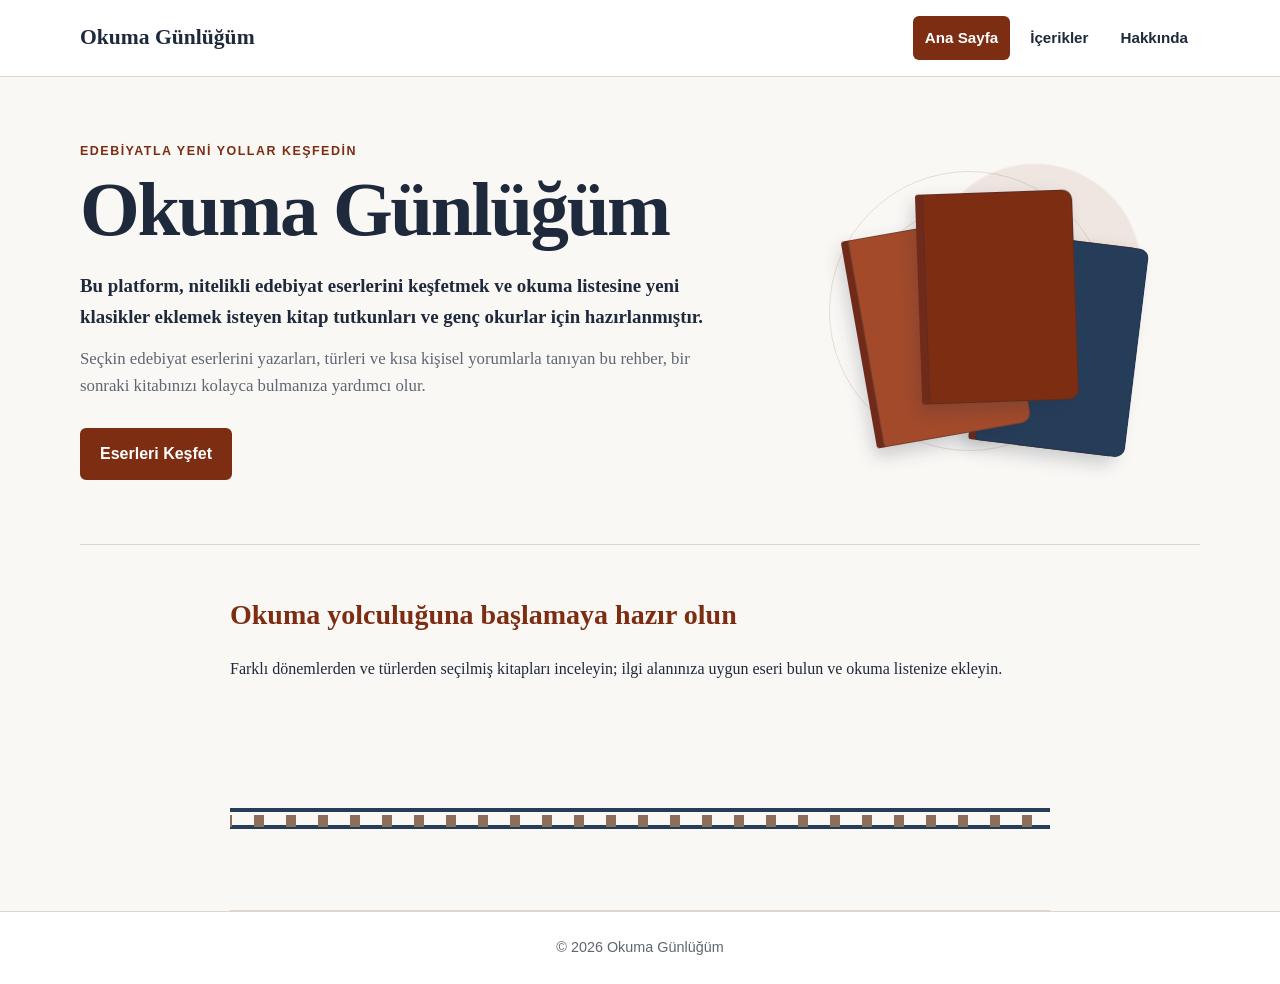
<file: index.html>
<!DOCTYPE html>
<html lang="tr">
<head>
  <meta charset="UTF-8">
  <meta name="viewport" content="width=device-width, initial-scale=1.0">
  <meta name="description" content="Okuma Günlüğüm; edebiyat eserlerini keşfetmek isteyen okurlar için kısa kitap rehberi.">
  <title>Okuma Günlüğüm | Ana Sayfa</title>
  <link rel="stylesheet" href="style.css">
</head>
<body>
  <header class="site-header">
    <nav class="main-nav" aria-label="Ana navigasyon">
      <a class="brand" href="index.html">Okuma Günlüğüm</a>
      <ul class="nav-list">
        <li><a href="index.html" aria-current="page">Ana Sayfa</a></li>
        <li><a href="icerikler.html">İçerikler</a></li>
        <li><a href="hakkinda.html">Hakkında</a></li>
      </ul>
    </nav>
  </header>

  <main>
    <section class="hero home-hero" aria-labelledby="hero-title">
      <div class="hero-content">
        <p class="eyebrow">Edebiyatla yeni yollar keşfedin</p>
        <h1 id="hero-title">Okuma Günlüğüm</h1>
        <p class="hero-target">Bu platform, nitelikli edebiyat eserlerini keşfetmek ve okuma listesine yeni klasikler eklemek isteyen kitap tutkunları ve genç okurlar için hazırlanmıştır.</p>
        <p class="hero-description">Seçkin edebiyat eserlerini yazarları, türleri ve kısa kişisel yorumlarla tanıyan bu rehber, bir sonraki kitabınızı kolayca bulmanıza yardımcı olur.</p>
        <a class="primary-button" href="icerikler.html">Eserleri Keşfet</a>
      </div>
      <div class="book-stage" aria-label="Birbirinden farklı kitapların bulunduğu görsel">
        <div class="book-orbit book-orbit-one"></div>
        <div class="book-orbit book-orbit-two"></div>
        <div class="book-stack">
          <div class="floating-book floating-book-one" aria-hidden="true">
            <span>1984</span>
          </div>
          <div class="floating-book floating-book-two" aria-hidden="true">
            <span>SUÇ<br>VE CEZA</span>
          </div>
          <div class="floating-book floating-book-three" aria-hidden="true">
            <span>SİMYACI</span>
          </div>
        </div>
      </div>
    </section>

    <section class="intro-section" aria-labelledby="intro-title">
      <h2 id="intro-title">Okuma yolculuğuna başlamaya hazır olun</h2>
      <p>Farklı dönemlerden ve türlerden seçilmiş kitapları inceleyin; ilgi alanınıza uygun eseri bulun ve okuma listenize ekleyin.</p>
      <div class="reading-train" aria-label="Köprüden geçen hareketli tren manzarası">
        <div class="moving-track" aria-hidden="true">
          <span class="track-rail track-rail-top"></span>
          <span class="track-rail track-rail-bottom"></span>
          <span class="track-ties"></span>
        </div>
        <div class="moving-train" aria-hidden="true">
          <div class="train-carriages">
            <span class="carriage carriage-one"><i></i><i></i><i></i></span>
            <span class="carriage carriage-two"><i></i><i></i></span>
          </div>
          <div class="train-locomotive">
            <span class="locomotive-cab"></span>
            <span class="locomotive-window"></span>
            <span class="locomotive-boiler"></span>
            <span class="locomotive-front"></span>
            <span class="locomotive-stack"></span>
          </div>
          <div class="locomotive-wheels">
            <span class="train-wheel wheel-left"></span>
            <span class="train-wheel wheel-center"></span>
            <span class="train-wheel wheel-right"></span>
          </div>
        </div>
      </div>
    </section>
  </main>

  <footer class="site-footer">
    <p>&copy; 2026 Okuma Günlüğüm</p>
  </footer>
</body>
</html>
</file>
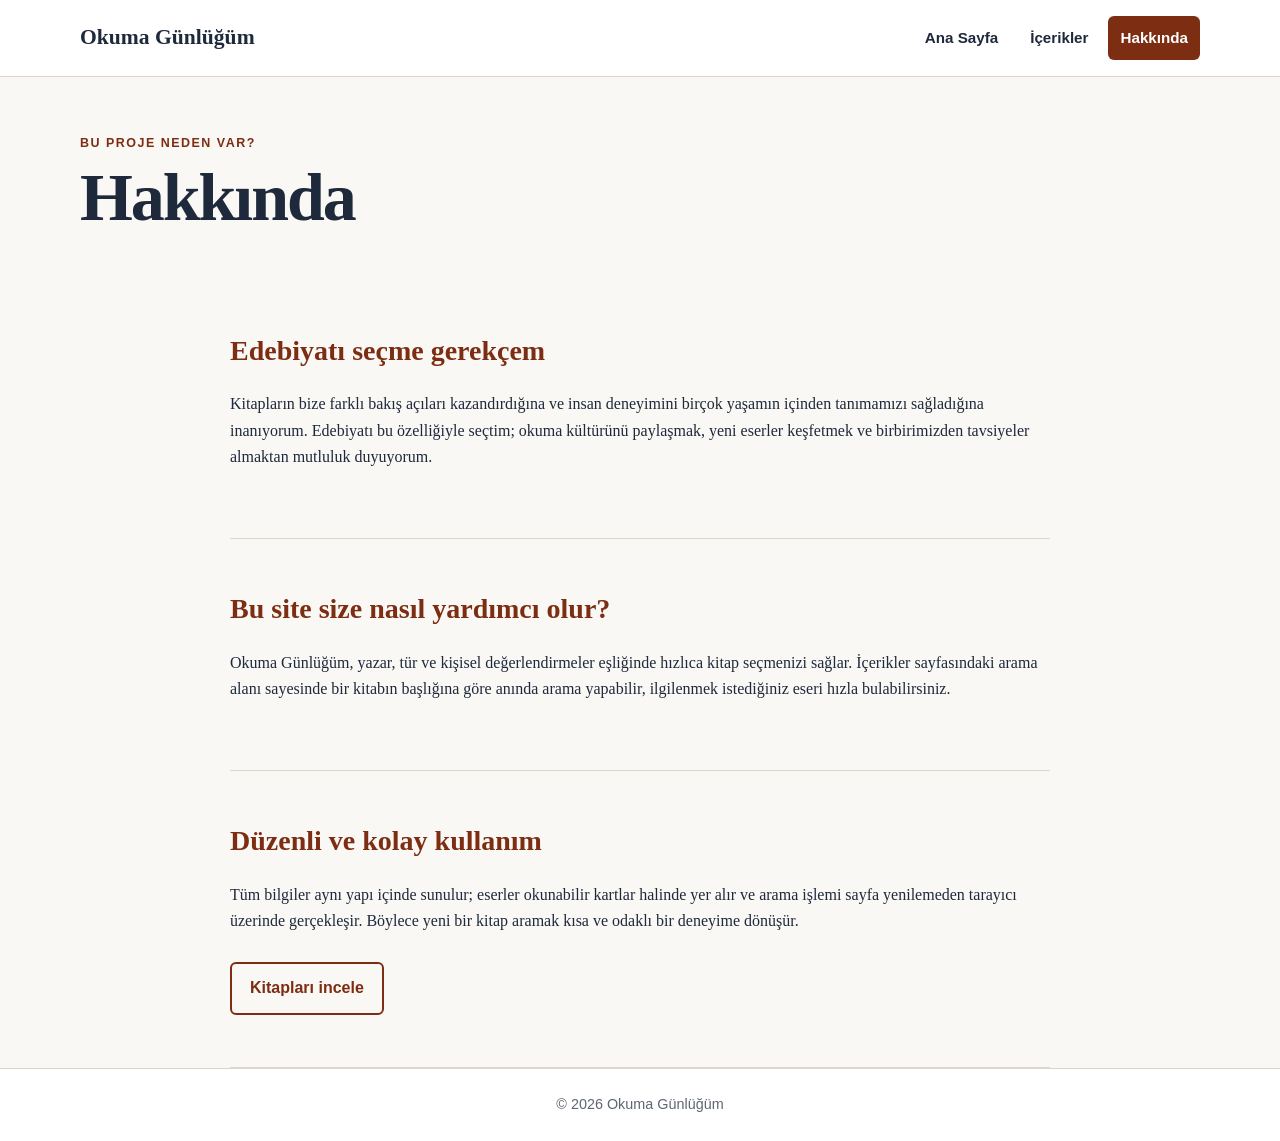
<file: hakkinda.html>
<!DOCTYPE html>
<html lang="tr">
<head>
  <meta charset="UTF-8">
  <meta name="viewport" content="width=device-width, initial-scale=1.0">
  <meta name="description" content="Okuma Günlüğüm projesinin amacı ve ziyaretçilere sunduğu kolaylıklar.">
  <title>Okuma Günlüğüm | Hakkında</title>
  <link rel="stylesheet" href="style.css">
</head>
<body>
  <header class="site-header">
    <nav class="main-nav" aria-label="Ana navigasyon">
      <a class="brand" href="index.html">Okuma Günlüğüm</a>
      <ul class="nav-list">
        <li><a href="index.html">Ana Sayfa</a></li>
        <li><a href="icerikler.html">İçerikler</a></li>
        <li><a href="hakkinda.html" aria-current="page">Hakkında</a></li>
      </ul>
    </nav>
  </header>

  <main>
    <section class="page-heading" aria-labelledby="about-title">
      <p class="eyebrow">Bu proje neden var?</p>
      <h1 id="about-title">Hakkında</h1>
    </section>

    <section class="info-section" aria-labelledby="reason-title">
      <h2 id="reason-title">Edebiyatı seçme gerekçem</h2>
      <p>Kitapların bize farklı bakış açıları kazandırdığına ve insan deneyimini birçok yaşamın içinden tanımamızı sağladığına inanıyorum. Edebiyatı bu özelliğiyle seçtim; okuma kültürünü paylaşmak, yeni eserler keşfetmek ve birbirimizden tavsiyeler almaktan mutluluk duyuyorum.</p>
    </section>

    <section class="info-section" aria-labelledby="benefit-title">
      <h2 id="benefit-title">Bu site size nasıl yardımcı olur?</h2>
      <p>Okuma Günlüğüm, yazar, tür ve kişisel değerlendirmeler eşliğinde hızlıca kitap seçmenizi sağlar. İçerikler sayfasındaki arama alanı sayesinde bir kitabın başlığına göre anında arama yapabilir, ilgilenmek istediğiniz eseri hızla bulabilirsiniz.</p>
    </section>

    <section class="info-section" aria-labelledby="method-title">
      <h2 id="method-title">Düzenli ve kolay kullanım</h2>
      <p>Tüm bilgiler aynı yapı içinde sunulur; eserler okunabilir kartlar halinde yer alır ve arama işlemi sayfa yenilemeden tarayıcı üzerinde gerçekleşir. Böylece yeni bir kitap aramak kısa ve odaklı bir deneyime dönüşür.</p>
      <a class="secondary-button" href="icerikler.html">Kitapları incele</a>
    </section>
  </main>

  <footer class="site-footer">
    <p>&copy; 2026 Okuma Günlüğüm</p>
  </footer>
</body>
</html>
</file>
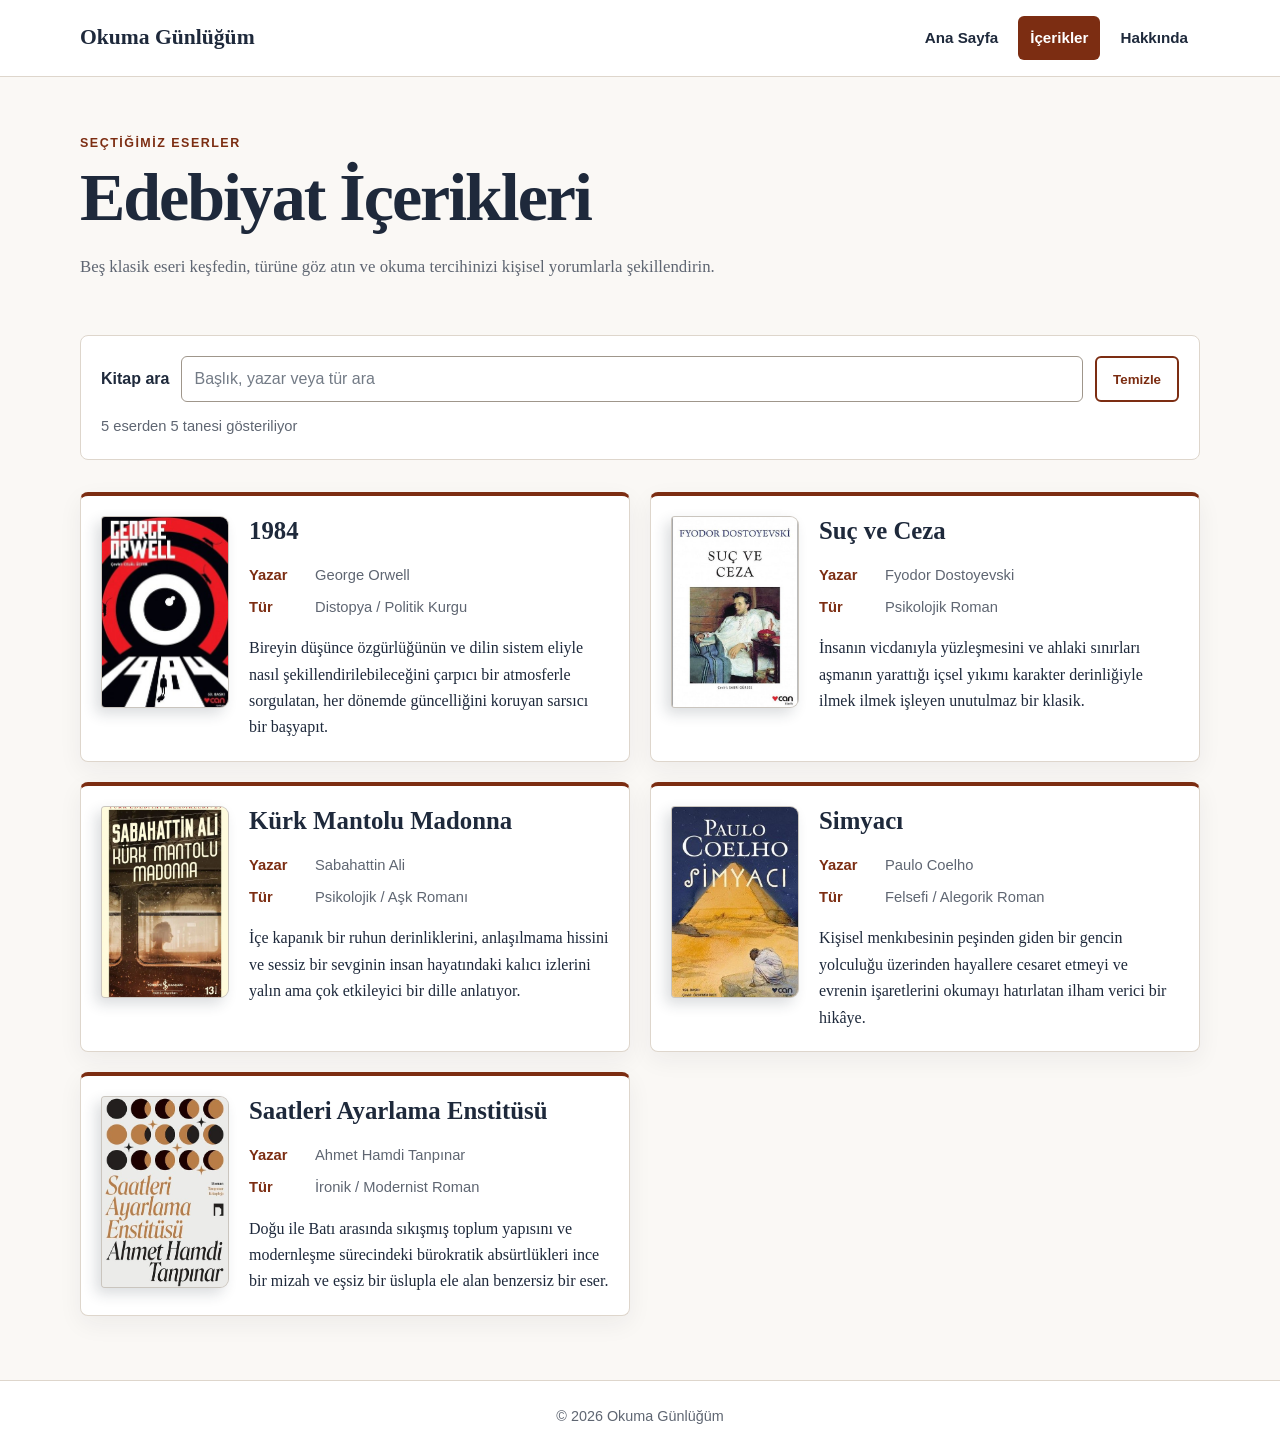
<file: icerikler.html>
<!DOCTYPE html>
<html lang="tr">
<head>
  <meta charset="UTF-8">
  <meta name="viewport" content="width=device-width, initial-scale=1.0">
  <meta name="description" content="Okuma Günlüğüm'ün edebiyat eserleri, yazarları, türleri ve kişisel yorumları.">
  <title>Okuma Günlüğüm | İçerikler</title>
  <link rel="stylesheet" href="style.css">
</head>
<body>
  <header class="site-header">
    <nav class="main-nav" aria-label="Ana navigasyon">
      <a class="brand" href="index.html">Okuma Günlüğüm</a>
      <ul class="nav-list">
        <li><a href="index.html">Ana Sayfa</a></li>
        <li><a href="icerikler.html" aria-current="page">İçerikler</a></li>
        <li><a href="hakkinda.html">Hakkında</a></li>
      </ul>
    </nav>
  </header>

  <main>
    <section class="page-heading" aria-labelledby="contents-title">
      <p class="eyebrow">Seçtiğimiz eserler</p>
      <h1 id="contents-title">Edebiyat İçerikleri</h1>
      <p>Beş klasik eseri keşfedin, türüne göz atın ve okuma tercihinizi kişisel yorumlarla şekillendirin.</p>
    </section>

    <section class="search-section" aria-label="Kitap arama">
      <div class="search-controls">
        <label for="search-input">Kitap ara</label>
        <input type="text" id="search-input" name="search" placeholder="Başlık, yazar veya tür ara">
        <button type="button" id="clear-btn">Temizle</button>
      </div>
      <p id="result-count" class="result-count" aria-live="polite">5 eser gösteriliyor</p>
      <p id="no-results" class="no-results" role="status" hidden>Aradığınız kitap başlığıyla eşleşen bir eser bulunamadı.</p>
    </section>

    <section class="card-grid" aria-label="Edebiyat eserleri">
      <article class="card">
        <div class="card-cover">
          <img src="assets/1984.jpg" alt="1984 kitabının kapağı">
        </div>
        <div class="card-content">
          <h2 class="card-title">1984</h2>
          <dl class="book-meta">
            <div><dt>Yazar</dt><dd>George Orwell</dd></div>
            <div><dt>Tür</dt><dd>Distopya / Politik Kurgu</dd></div>
          </dl>
          <p class="book-comment">Bireyin düşünce özgürlüğünün ve dilin sistem eliyle nasıl şekillendirilebileceğini çarpıcı bir atmosferle sorgulatan, her dönemde güncelliğini koruyan sarsıcı bir başyapıt.</p>
        </div>
      </article>

      <article class="card">
        <div class="card-cover">
          <img src="assets/suc-ve-ceza.jpg" alt="Suç ve Ceza kitabının kapağı">
        </div>
        <div class="card-content">
          <h2 class="card-title">Suç ve Ceza</h2>
          <dl class="book-meta">
            <div><dt>Yazar</dt><dd>Fyodor Dostoyevski</dd></div>
            <div><dt>Tür</dt><dd>Psikolojik Roman</dd></div>
          </dl>
          <p class="book-comment">İnsanın vicdanıyla yüzleşmesini ve ahlaki sınırları aşmanın yarattığı içsel yıkımı karakter derinliğiyle ilmek ilmek işleyen unutulmaz bir klasik.</p>
        </div>
      </article>

      <article class="card">
        <div class="card-cover">
          <img src="assets/kurk-mantolu-madonna.webp" alt="Kürk Mantolu Madonna kitabının kapağı">
        </div>
        <div class="card-content">
          <h2 class="card-title">Kürk Mantolu Madonna</h2>
          <dl class="book-meta">
            <div><dt>Yazar</dt><dd>Sabahattin Ali</dd></div>
            <div><dt>Tür</dt><dd>Psikolojik / Aşk Romanı</dd></div>
          </dl>
          <p class="book-comment">İçe kapanık bir ruhun derinliklerini, anlaşılmama hissini ve sessiz bir sevginin insan hayatındaki kalıcı izlerini yalın ama çok etkileyici bir dille anlatıyor.</p>
        </div>
      </article>

      <article class="card">
        <div class="card-cover">
          <img src="assets/simyaci.jpg" alt="Simyacı kitabının kapağı">
        </div>
        <div class="card-content">
          <h2 class="card-title">Simyacı</h2>
          <dl class="book-meta">
            <div><dt>Yazar</dt><dd>Paulo Coelho</dd></div>
            <div><dt>Tür</dt><dd>Felsefi / Alegorik Roman</dd></div>
          </dl>
          <p class="book-comment">Kişisel menkıbesinin peşinden giden bir gencin yolculuğu üzerinden hayallere cesaret etmeyi ve evrenin işaretlerini okumayı hatırlatan ilham verici bir hikâye.</p>
        </div>
      </article>

      <article class="card">
        <div class="card-cover">
          <img src="assets/saatleri-ayarlama-enstitusu.jpg" alt="Saatleri Ayarlama Enstitüsü kitabının kapağı">
        </div>
        <div class="card-content">
          <h2 class="card-title">Saatleri Ayarlama Enstitüsü</h2>
          <dl class="book-meta">
            <div><dt>Yazar</dt><dd>Ahmet Hamdi Tanpınar</dd></div>
            <div><dt>Tür</dt><dd>İronik / Modernist Roman</dd></div>
          </dl>
          <p class="book-comment">Doğu ile Batı arasında sıkışmış toplum yapısını ve modernleşme sürecindeki bürokratik absürtlükleri ince bir mizah ve eşsiz bir üslupla ele alan benzersiz bir eser.</p>
        </div>
      </article>
    </section>
  </main>

  <footer class="site-footer">
    <p>&copy; 2026 Okuma Günlüğüm</p>
  </footer>

  <script src="script.js"></script>
</body>
</html>
</file>
<file: style.css>
:root {
  --paper: #faf8f5;
  --ink: #1e293b;
  --accent: #7c2d12;
  --accent-soft: #a34a2a;
  --border: #ded6cc;
  --surface: #ffffff;
  --muted: #5f6672;
  --focus: #005fcc;
}

* {
  box-sizing: border-box;
}

html {
  min-width: 0;
  overflow-x: hidden;
  scroll-behavior: smooth;
}

body {
  min-width: 0;
  margin: 0;
  overflow-x: hidden;
  background: var(--paper);
  color: var(--ink);
  font-family: Georgia, "Times New Roman", serif;
  line-height: 1.65;
}

a {
  color: var(--accent);
}

.site-header {
  position: relative;
  z-index: 10;
  width: 100%;
  background: var(--surface);
  border-bottom: 1px solid var(--border);
}

.main-nav {
  width: min(1120px, calc(100% - 40px));
  min-height: 76px;
  margin: 0 auto;
  display: flex;
  align-items: center;
  justify-content: space-between;
  gap: 24px;
}

.brand {
  color: var(--ink);
  font-size: 1.35rem;
  font-weight: 700;
  text-decoration: none;
  white-space: nowrap;
}

.nav-list {
  margin: 0;
  padding: 0;
  display: flex;
  align-items: center;
  gap: 8px;
  list-style: none;
}

.nav-list a {
  display: block;
  padding: 9px 12px;
  border-radius: 6px;
  color: var(--ink);
  font-family: Arial, Helvetica, sans-serif;
  font-size: 0.95rem;
  font-weight: 700;
  text-decoration: none;
}

.nav-list a:hover {
  background: #f1ebe4;
  color: var(--accent);
}

.nav-list a[aria-current="page"] {
  background: var(--accent);
  color: #ffffff;
}

main {
  width: min(1120px, calc(100% - 40px));
  margin: 0 auto;
}

.hero {
  min-height: 440px;
  display: flex;
  align-items: center;
  border-bottom: 1px solid var(--border);
}

.home-hero {
  display: grid;
  grid-template-columns: minmax(0, 1.15fr) minmax(280px, 0.85fr);
  gap: 32px;
  position: relative;
  overflow: hidden;
}

.home-hero::before {
  content: "";
  position: absolute;
  inset: 28px 0 auto auto;
  width: 330px;
  height: 330px;
  border-radius: 50%;
  background: radial-gradient(circle, rgba(124, 45, 18, 0.09) 0 45%, transparent 46%);
  pointer-events: none;
}

.hero-content {
  max-width: 760px;
  padding: 64px 0;
}

.book-stage {
  position: relative;
  min-height: 360px;
  display: grid;
  place-items: center;
  perspective: 900px;
}

.book-orbit {
  position: absolute;
  border: 1px solid rgba(124, 45, 18, 0.14);
  border-radius: 50%;
}

.book-orbit-one {
  width: 280px;
  height: 280px;
  animation: orbit-drift 12s ease-in-out infinite;
}

.book-orbit-two {
  width: 210px;
  height: 210px;
  animation: orbit-drift 9s ease-in-out infinite reverse;
}

.book-stack {
  position: relative;
  width: 250px;
  height: 260px;
  transform: rotate(-2deg);
}

.floating-book {
  position: absolute;
  width: 150px;
  height: 210px;
  display: grid;
  place-items: center;
  border: 1px solid rgba(30, 41, 59, 0.32);
  border-radius: 3px 10px 10px 3px;
  box-shadow:
    -7px 0 0 #6f2a1a,
    -10px 8px 18px rgba(30, 41, 59, 0.22);
  color: #fff9f2;
  font-family: Georgia, "Times New Roman", serif;
  font-size: 1.15rem;
  font-weight: 700;
  letter-spacing: 0.08em;
  text-align: center;
  transform-style: preserve-3d;
}

.floating-book span {
  max-width: 118px;
  border-top: 1px solid currentColor;
  border-bottom: 1px solid currentColor;
  padding: 10px 4px;
}

.floating-book-one {
  left: 82px;
  top: 12px;
  z-index: 3;
  background: #7c2d12;
  animation: book-float-one 5s ease-in-out infinite;
}

.floating-book-two {
  left: 20px;
  top: 44px;
  z-index: 2;
  background: #a34a2a;
  transform: rotate(-8deg);
  animation: book-float-two 6s ease-in-out infinite;
}

.floating-book-three {
  left: 142px;
  top: 62px;
  z-index: 1;
  background: #263d5a;
  transform: rotate(9deg);
  animation: book-float-three 7s ease-in-out infinite;
}

@keyframes orbit-drift {
  0%, 100% { transform: scale(1) rotate(0deg); }
  50% { transform: scale(1.06) rotate(8deg); }
}

@keyframes book-float-one {
  0%, 100% { transform: translateY(0) rotateY(-3deg); }
  50% { transform: translateY(-10px) rotateY(3deg); }
}

@keyframes book-float-two {
  0%, 100% { transform: translateY(0) rotate(-8deg); }
  50% { transform: translateY(-6px) rotate(-5deg); }
}

@keyframes book-float-three {
  0%, 100% { transform: translateY(0) rotate(9deg); }
  50% { transform: translateY(-8px) rotate(6deg); }
}

.eyebrow {
  margin: 0 0 8px;
  color: var(--accent);
  font-family: Arial, Helvetica, sans-serif;
  font-size: 0.78rem;
  font-weight: 800;
  letter-spacing: 0.12em;
  text-transform: uppercase;
}

h1,
h2,
p {
  overflow-wrap: break-word;
}

h1 {
  margin: 0 0 20px;
  font-size: clamp(2.4rem, 7vw, 4.8rem);
  line-height: 1.05;
  letter-spacing: -0.03em;
}

h2 {
  margin-top: 0;
  line-height: 1.25;
}

.hero-target {
  max-width: 700px;
  margin: 0 0 12px;
  font-size: 1.18rem;
  font-weight: 700;
}

.hero-description {
  max-width: 680px;
  margin: 0 0 28px;
  color: var(--muted);
  font-size: 1.05rem;
}

.primary-button,
.secondary-button {
  display: inline-block;
  max-width: 100%;
  border: 2px solid var(--accent);
  border-radius: 6px;
  padding: 11px 18px;
  background: var(--accent);
  color: #ffffff;
  font-family: Arial, Helvetica, sans-serif;
  font-weight: 800;
  text-align: center;
  text-decoration: none;
}

.primary-button:hover,
.secondary-button:hover {
  background: var(--accent-soft);
  border-color: var(--accent-soft);
}

.secondary-button {
  margin-top: 12px;
  background: transparent;
  color: var(--accent);
}

.secondary-button:hover {
  color: #ffffff;
}

.intro-section,
.info-section {
  max-width: 820px;
  margin: 0 auto;
  padding: 52px 0;
  border-bottom: 1px solid var(--border);
}

.intro-section h2,
.info-section h2 {
  color: var(--accent);
  font-size: 1.75rem;
}

.reading-train {
  position: relative;
  width: 100%;
  height: 150px;
  margin-top: 26px;
  overflow: hidden;
  border-radius: 6px;
  background: transparent;
}

.moving-track {
  position: absolute;
  left: 0;
  right: 0;
  bottom: 24px;
  height: 34px;
}

.track-rail {
  position: absolute;
  left: 0;
  width: 100%;
  height: 4px;
  background: #263d5a;
  box-shadow: 0 1px 0 #faf8f5;
}

.track-rail-top { top: 8px; }
.track-rail-bottom { bottom: 5px; }

.track-ties {
  position: absolute;
  left: -40px;
  top: 15px;
  width: calc(100% + 80px);
  height: 12px;
  background: repeating-linear-gradient(
    90deg,
    #8b6f5a 0 10px,
    transparent 10px 32px
  );
  animation: ties-move 1.2s linear infinite;
}

.moving-train {
  position: absolute;
  z-index: 2;
  left: -360px;
  bottom: 54px;
  width: 340px;
  height: 66px;
  animation: train-pass 10s linear infinite;
}

.train-carriages {
  position: absolute;
  left: 0;
  bottom: 13px;
  width: 198px;
  height: 38px;
}

.carriage {
  position: absolute;
  bottom: 0;
  height: 38px;
  border: 2px solid #263d5a;
  background: #9e3b31;
  display: flex;
  gap: 7px;
  padding: 7px 8px 0;
}

.carriage-one { left: 0; width: 122px; }
.carriage-two { left: 126px; width: 72px; }

.carriage i {
  width: 19px;
  height: 17px;
  display: block;
  border: 2px solid #263d5a;
  background: #f2e7c9;
}

.train-locomotive {
  position: absolute;
  right: 0;
  bottom: 13px;
  width: 138px;
  height: 55px;
}

.locomotive-cab {
  position: absolute;
  left: 0;
  bottom: 0;
  width: 48px;
  height: 52px;
  border: 2px solid #263d5a;
  background: #9e3b31;
}

.locomotive-window {
  position: absolute;
  z-index: 2;
  left: 9px;
  bottom: 27px;
  width: 27px;
  height: 17px;
  border: 2px solid #263d5a;
  background: #f2e7c9;
}

.locomotive-boiler {
  position: absolute;
  left: 44px;
  bottom: 4px;
  width: 70px;
  height: 34px;
  border: 2px solid #263d5a;
  border-radius: 30px 4px 4px 30px;
  background: #7c2d12;
}

.locomotive-front {
  position: absolute;
  right: 0;
  bottom: 1px;
  width: 29px;
  height: 38px;
  border: 2px solid #263d5a;
  background: #263d5a;
  clip-path: polygon(100% 0, 100% 100%, 0 100%, 22% 20%);
}

.locomotive-stack {
  position: absolute;
  left: 74px;
  bottom: 38px;
  width: 16px;
  height: 19px;
  border: 2px solid #263d5a;
  background: #263d5a;
  clip-path: polygon(12% 100%, 12% 24%, 28% 24%, 28% 0, 72% 0, 72% 24%, 88% 24%, 88% 100%);
}

.locomotive-wheels {
  position: absolute;
  left: 0;
  bottom: 0;
  width: 340px;
  height: 19px;
  border-top: 3px solid #263d5a;
}

.train-wheel {
  position: absolute;
  top: 2px;
  width: 18px;
  height: 18px;
  border: 3px solid #263d5a;
  border-radius: 50%;
  background: #263d5a;
  box-shadow: inset 0 0 0 4px #f5eedc;
  animation: wheel-turn .8s linear infinite;
}

.wheel-left { left: 28px; }
.wheel-center { left: 218px; }
.wheel-right { left: 278px; }

@keyframes train-pass {
  0% { transform: translateX(0); }
  100% { transform: translateX(calc(100vw + 430px)); }
}

@keyframes ties-move {
  0% { transform: translateX(0); }
  100% { transform: translateX(32px); }
}

@keyframes wheel-turn {
  to { transform: rotate(360deg); }
}

.page-heading {
  max-width: 820px;
  padding: 56px 0 28px;
}

.page-heading h1 {
  font-size: clamp(2.25rem, 6vw, 4.25rem);
}

.page-heading > p:last-child {
  max-width: 680px;
  color: var(--muted);
  font-size: 1.05rem;
}

.search-section {
  margin: 10px 0 32px;
  padding: 20px;
  background: var(--surface);
  border: 1px solid var(--border);
  border-radius: 8px;
}

.search-controls {
  display: grid;
  grid-template-columns: auto minmax(0, 1fr) auto;
  align-items: center;
  gap: 12px;
}

.search-controls label {
  font-family: Arial, Helvetica, sans-serif;
  font-weight: 800;
}

.search-controls input {
  width: 100%;
  min-width: 0;
  height: 46px;
  padding: 8px 12px;
  border: 1px solid #9f968b;
  border-radius: 6px;
  background: #ffffff;
  color: var(--ink);
  font-family: Arial, Helvetica, sans-serif;
  font-size: 1rem;
}

.search-controls input::placeholder {
  color: #737b86;
}

.search-controls button {
  min-height: 46px;
  border: 2px solid var(--accent);
  border-radius: 6px;
  padding: 8px 16px;
  background: #ffffff;
  color: var(--accent);
  cursor: pointer;
  font-family: Arial, Helvetica, sans-serif;
  font-weight: 800;
}

.search-controls button:hover {
  background: var(--accent);
  color: #ffffff;
}

.result-count {
  margin: 12px 0 0;
  color: var(--muted);
  font-family: Arial, Helvetica, sans-serif;
  font-size: 0.92rem;
}

.no-results {
  margin: 12px 0 0;
  border-left: 4px solid var(--accent);
  padding: 10px 12px;
  background: #f6eee7;
  color: var(--ink);
  font-weight: 700;
}

.card-grid {
  margin-bottom: 64px;
  display: grid;
  grid-template-columns: repeat(2, minmax(0, 1fr));
  gap: 20px;
}

.card {
  min-width: 0;
  display: grid;
  grid-template-columns: 128px minmax(0, 1fr);
  gap: 20px;
  align-items: start;
  padding: 20px;
  background: var(--surface);
  border: 1px solid var(--border);
  border-top: 4px solid var(--accent);
  border-radius: 8px;
  box-shadow: 0 8px 24px rgba(30, 41, 59, 0.06);
}

.card-cover {
  width: 128px;
  min-width: 128px;
  aspect-ratio: 2 / 3;
  overflow: hidden;
  border: 1px solid rgba(30, 41, 59, 0.16);
  border-radius: 4px 9px 9px 4px;
  box-shadow: -5px 6px 14px rgba(30, 41, 59, 0.16);
  background: #ece4d8;
  transition: transform 180ms ease, box-shadow 180ms ease;
}

.card-cover img {
  display: block;
  width: 100%;
  height: 100%;
  object-fit: cover;
}

.card:hover .card-cover {
  transform: translateY(-4px) rotate(-1deg);
  box-shadow: -7px 10px 18px rgba(30, 41, 59, 0.22);
}

.card-content {
  min-width: 0;
}

.card-title {
  margin-bottom: 16px;
  color: var(--ink);
  font-size: 1.55rem;
}

.book-meta {
  margin: 0 0 16px;
  display: grid;
  gap: 8px;
  font-family: Arial, Helvetica, sans-serif;
  font-size: 0.92rem;
}

.book-meta div {
  display: grid;
  grid-template-columns: 58px minmax(0, 1fr);
  gap: 8px;
}

.book-meta dt {
  color: var(--accent);
  font-weight: 800;
}

.book-meta dd {
  margin: 0;
  color: var(--muted);
}

.book-comment {
  margin: 0;
  color: var(--ink);
}

.hidden {
  display: none;
}

.site-footer {
  width: 100%;
  border-top: 1px solid var(--border);
  padding: 24px 20px;
  background: var(--surface);
  color: var(--muted);
  text-align: center;
  font-family: Arial, Helvetica, sans-serif;
  font-size: 0.9rem;
}

.site-footer p {
  margin: 0;
}

.nav-list a:focus-visible,
.brand:focus-visible,
.primary-button:focus-visible,
.secondary-button:focus-visible,
.search-controls input:focus-visible,
.search-controls button:focus-visible {
  outline: 3px solid var(--focus);
  outline-offset: 3px;
}

@media (max-width: 390px) {
  html,
  body {
    max-width: 100%;
    overflow-x: hidden;
  }

  .main-nav,
  main {
    width: calc(100% - 32px);
  }

  .main-nav {
    min-height: 0;
    padding: 12px 0;
    flex-direction: column;
    align-items: stretch;
    gap: 8px;
  }

  .brand {
    text-align: center;
  }

  .nav-list {
    width: 100%;
    display: grid;
    grid-template-columns: repeat(3, minmax(0, 1fr));
    gap: 4px;
  }

  .nav-list li,
  .nav-list a {
    min-width: 0;
  }

  .nav-list a {
    padding: 8px 4px;
    text-align: center;
  }

  .hero,
  .hero-content {
    min-height: 0;
  }

  .home-hero {
    grid-template-columns: minmax(0, 1fr);
    gap: 0;
  }

  .book-stage {
    min-height: 270px;
  }

  .book-stack {
    transform: scale(0.82) rotate(-2deg);
  }

  .book-orbit-one {
    width: 230px;
    height: 230px;
  }

  .book-orbit-two {
    width: 170px;
    height: 170px;
  }

  .hero-content {
    padding: 44px 0;
  }

  h1 {
    font-size: 2.45rem;
  }

  .hero-target {
    font-size: 1.05rem;
  }

  .primary-button,
  .secondary-button {
    width: 100%;
  }

  .page-heading {
    padding-top: 40px;
  }

  .search-section {
    padding: 16px;
  }

  .search-controls {
    grid-template-columns: minmax(0, 1fr) auto;
  }

  .search-controls label {
    grid-column: 1 / -1;
  }

  .search-controls input {
    width: 100%;
  }

  .search-controls button {
    padding: 8px 10px;
  }

  .card-grid {
    grid-template-columns: minmax(0, 1fr);
  }

  .card {
    width: 100%;
    grid-template-columns: 96px minmax(0, 1fr);
    gap: 14px;
    padding: 16px;
  }

  .reading-train {
    height: 140px;
  }

  .moving-train {
    transform: scale(.78);
    transform-origin: left bottom;
  }

  .card-cover {
    width: 96px;
    min-width: 96px;
  }

  .card-title {
    font-size: 1.25rem;
  }

  .book-meta div {
    grid-template-columns: 52px minmax(0, 1fr);
  }
}

@media (prefers-reduced-motion: reduce) {
  html {
    scroll-behavior: auto;
  }

  .book-orbit,
  .floating-book,
  .moving-train,
  .train-wheel,
  .track-ties {
    animation: none;
  }
}
</file>
